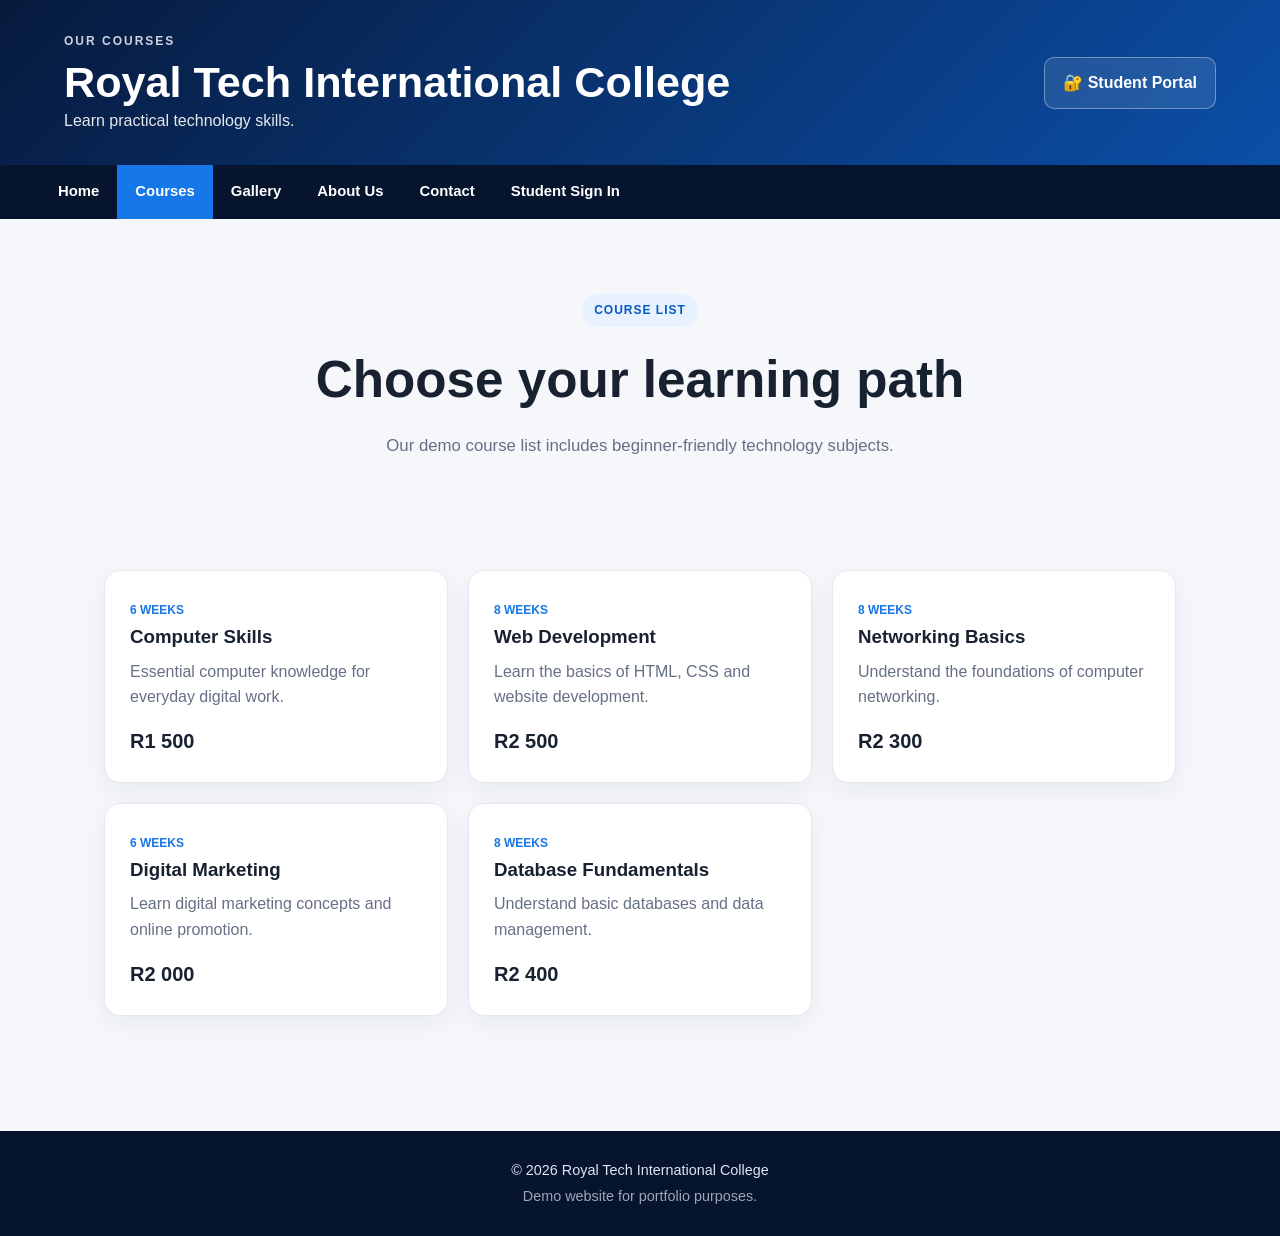
<file: courses.html>
<!DOCTYPE html>
<html lang="en">
<head><meta charset="UTF-8"><meta name="viewport" content="width=device-width, initial-scale=1.0"><title>Courses - Royal Tech International College</title><link rel="stylesheet" href="style.css"></head>
<body>
<header><div class="header-inner"><div><p class="eyebrow">OUR COURSES</p><h1>Royal Tech International College</h1><p>Learn practical technology skills.</p></div><a class="header-login" href="login.html">🔐 Student Portal</a></div></header>
<nav><div class="nav-inner"><a href="index.html">Home</a><a class="active" href="courses.html">Courses</a><a href="gallery.html">Gallery</a><a href="about.html">About Us</a><a href="contact.html">Contact</a><a href="login.html">Student Sign In</a></div></nav>
<main>
<section class="page-hero"><span class="badge">COURSE LIST</span><h2>Choose your learning path</h2><p>Our demo course list includes beginner-friendly technology subjects.</p></section>
<section class="section">
<div class="course-grid">
<article class="course-card"><span>6 WEEKS</span><h3>Computer Skills</h3><p>Essential computer knowledge for everyday digital work.</p><strong>R1 500</strong></article>
<article class="course-card"><span>8 WEEKS</span><h3>Web Development</h3><p>Learn the basics of HTML, CSS and website development.</p><strong>R2 500</strong></article>
<article class="course-card"><span>8 WEEKS</span><h3>Networking Basics</h3><p>Understand the foundations of computer networking.</p><strong>R2 300</strong></article>
<article class="course-card"><span>6 WEEKS</span><h3>Digital Marketing</h3><p>Learn digital marketing concepts and online promotion.</p><strong>R2 000</strong></article>
<article class="course-card"><span>8 WEEKS</span><h3>Database Fundamentals</h3><p>Understand basic databases and data management.</p><strong>R2 400</strong></article>
</div>
</section>
</main>
<footer><p>© 2026 Royal Tech International College</p><p>Demo website for portfolio purposes.</p></footer>
</body>
</html>
</file>
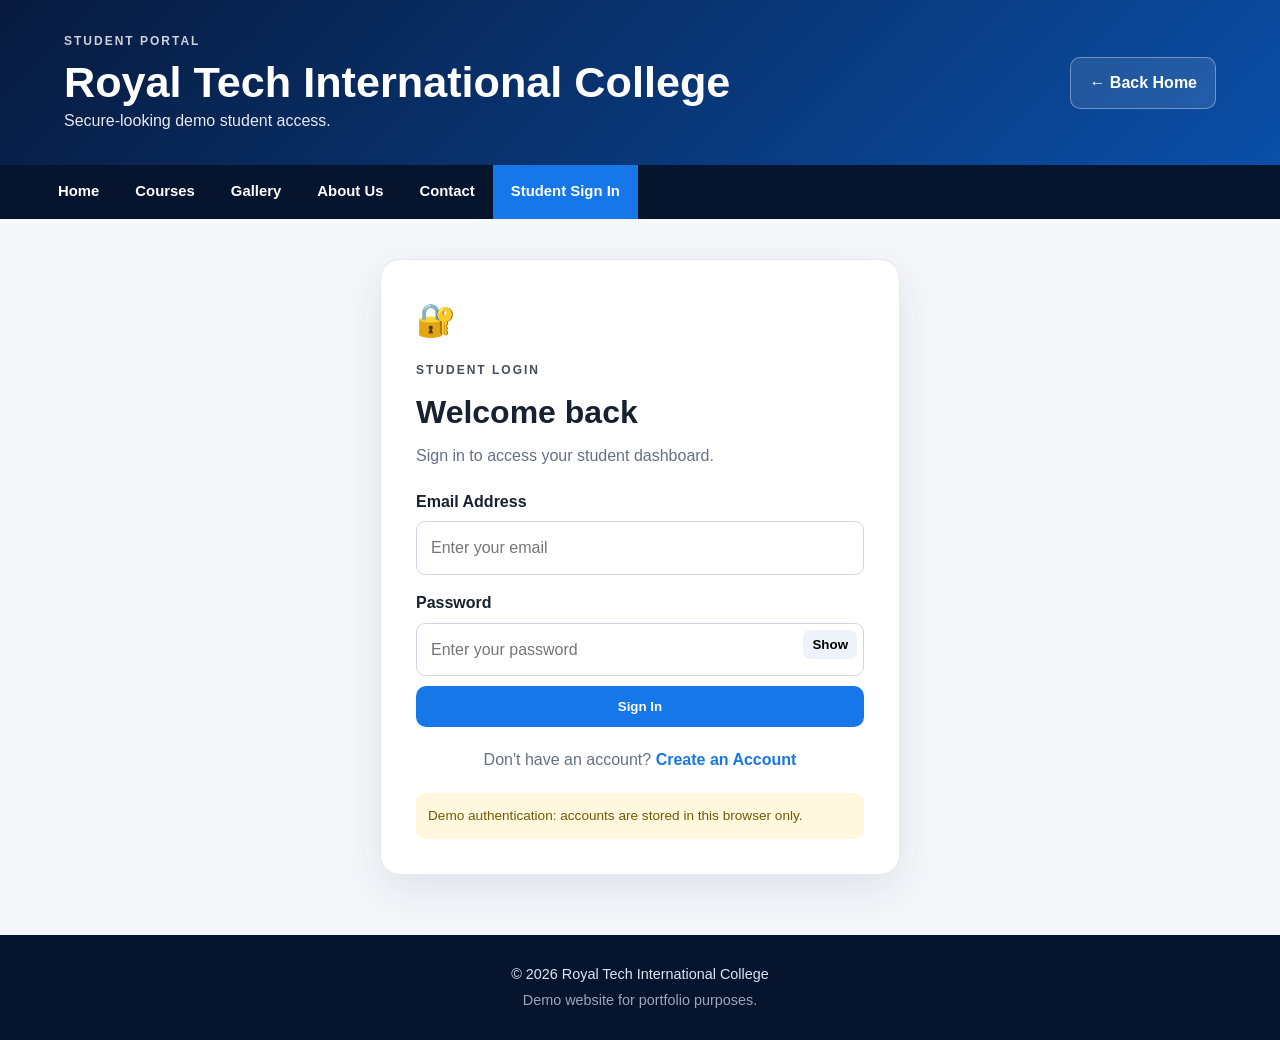
<file: dashboard.html>
<!DOCTYPE html>
<html lang="en">
<head><meta charset="UTF-8"><meta name="viewport" content="width=device-width, initial-scale=1.0"><title>Student Dashboard - Royal Tech International College</title><link rel="stylesheet" href="style.css"></head>
<body>
<header><div class="header-inner"><div><p class="eyebrow">STUDENT PORTAL</p><h1>Royal Tech International College</h1><p>Your personal student dashboard.</p></div><button class="header-login" onclick="logout()">🚪 Logout</button></div></header>
<nav><div class="nav-inner"><a href="index.html">Home</a><a href="courses.html">Courses</a><a href="gallery.html">Gallery</a><a href="about.html">About Us</a><a href="contact.html">Contact</a><a class="active" href="dashboard.html">👤 Dashboard</a><a href="#" onclick="logout();return false;">Logout</a></div></nav>
<main id="studentDashboard">
<section class="dashboard-welcome"><span class="badge">PROTECTED STUDENT AREA</span><h2>👋 Welcome, <span id="studentName"></span>!</h2><p>Your Royal Tech student information is shown below.</p></section>
<div class="dashboard-grid">
<div class="dashboard-card"><div class="icon">👤</div><h3>Student Information</h3><p><strong>Name:</strong> <span id="dashboardName"></span></p><p><strong>Email:</strong> <span id="dashboardEmail"></span></p></div>
<div class="dashboard-card"><div class="icon">📚</div><h3>Enrolled Course</h3><p><strong>Course:</strong> <span id="dashboardCourse"></span></p><p><strong>Status:</strong> <span class="status">Active Student</span></p></div>
<div class="dashboard-card"><div class="icon">📅</div><h3>Academic Information</h3><p><strong>Academic Year:</strong> 2026</p><p><strong>Campus:</strong> Johannesburg</p></div>
<div class="dashboard-card"><div class="icon">📖</div><h3>Student Resources</h3><p>Access your course information and learning resources.</p><button class="btn" onclick="showResources()">View Resources</button></div>
</div>
<div id="resourceMessage" class="resource-message"></div>
<div class="dashboard-actions"><button class="btn btn-danger" onclick="logout()">🚪 Logout</button></div>
</main>
<footer><p>© 2026 Royal Tech International College</p><p>Demo website for portfolio purposes.</p></footer><script src="script.js"></script>
</body>
</html>
</file>
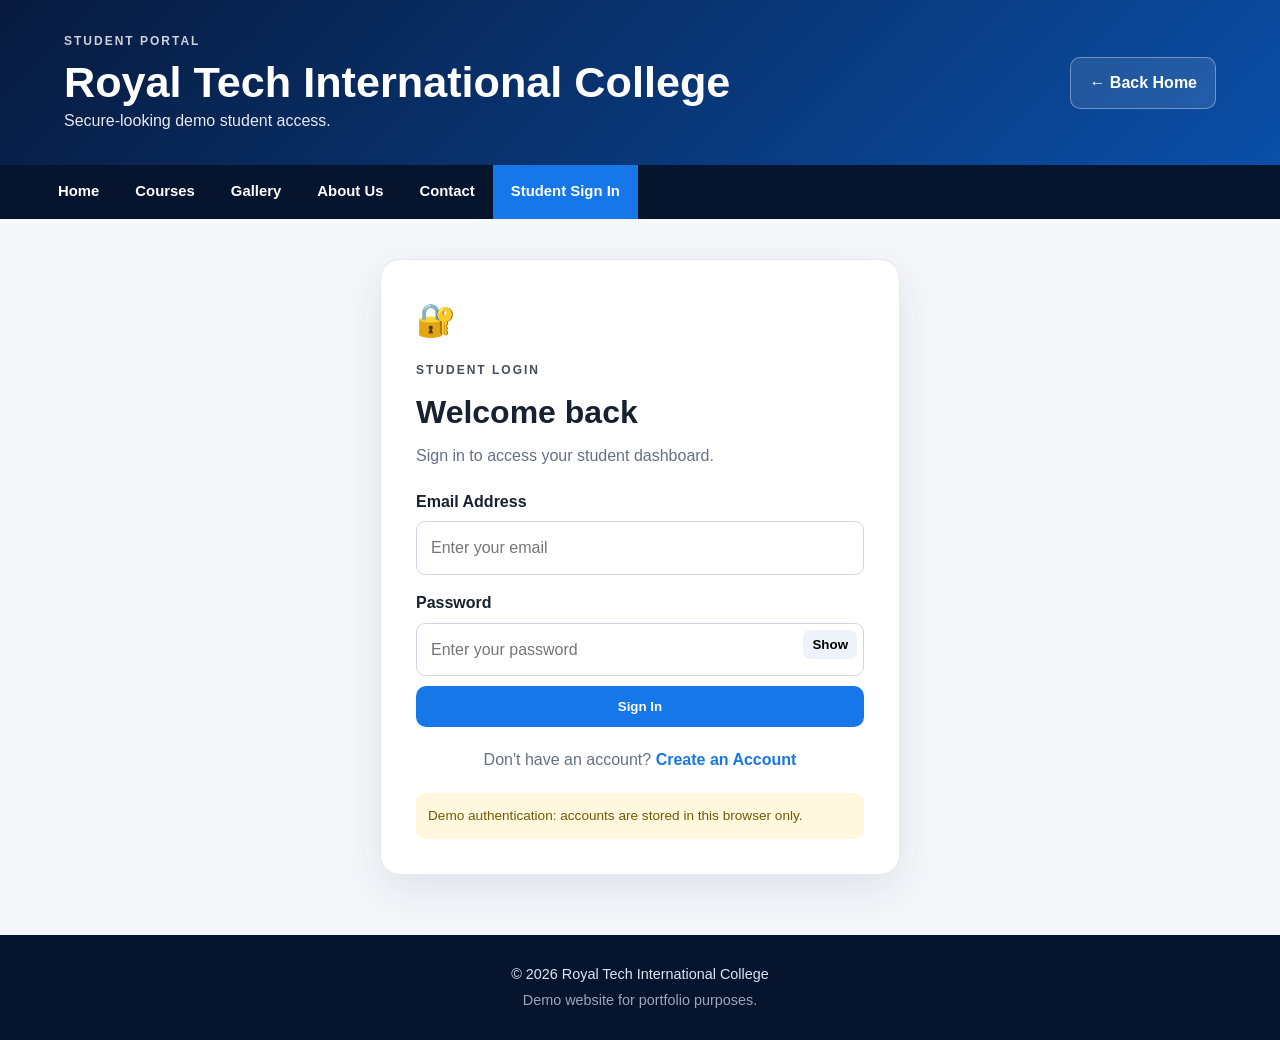
<file: login.html>
<!DOCTYPE html>
<html lang="en">
<head><meta charset="UTF-8"><meta name="viewport" content="width=device-width, initial-scale=1.0"><title>Student Sign In - Royal Tech International College</title><link rel="stylesheet" href="style.css"></head>
<body>
<header><div class="header-inner"><div><p class="eyebrow">STUDENT PORTAL</p><h1>Royal Tech International College</h1><p>Secure-looking demo student access.</p></div><a class="header-login" href="index.html">← Back Home</a></div></header>
<nav><div class="nav-inner"><a href="index.html">Home</a><a href="courses.html">Courses</a><a href="gallery.html">Gallery</a><a href="about.html">About Us</a><a href="contact.html">Contact</a><a class="active" href="login.html">Student Sign In</a></div></nav>
<main class="auth-container"><div class="auth-box"><div class="auth-icon">🔐</div><span class="eyebrow">STUDENT LOGIN</span><h2>Welcome back</h2><p>Sign in to access your student dashboard.</p>
<form id="loginForm"><label for="loginEmail">Email Address</label><input type="email" id="loginEmail" placeholder="Enter your email" required><label for="loginPassword">Password</label><div class="password-wrap"><input type="password" id="loginPassword" placeholder="Enter your password" required><button type="button" class="show-password" onclick="togglePassword('loginPassword', this)">Show</button></div><button class="btn full" type="submit">Sign In</button></form><p id="loginMessage" class="message"></p><p class="auth-link">Don't have an account? <a href="signup.html">Create an Account</a></p><div class="demo-note">Demo authentication: accounts are stored in this browser only.</div></div></main>
<footer><p>© 2026 Royal Tech International College</p><p>Demo website for portfolio purposes.</p></footer><script src="script.js"></script>
</body>
</html>
</file>
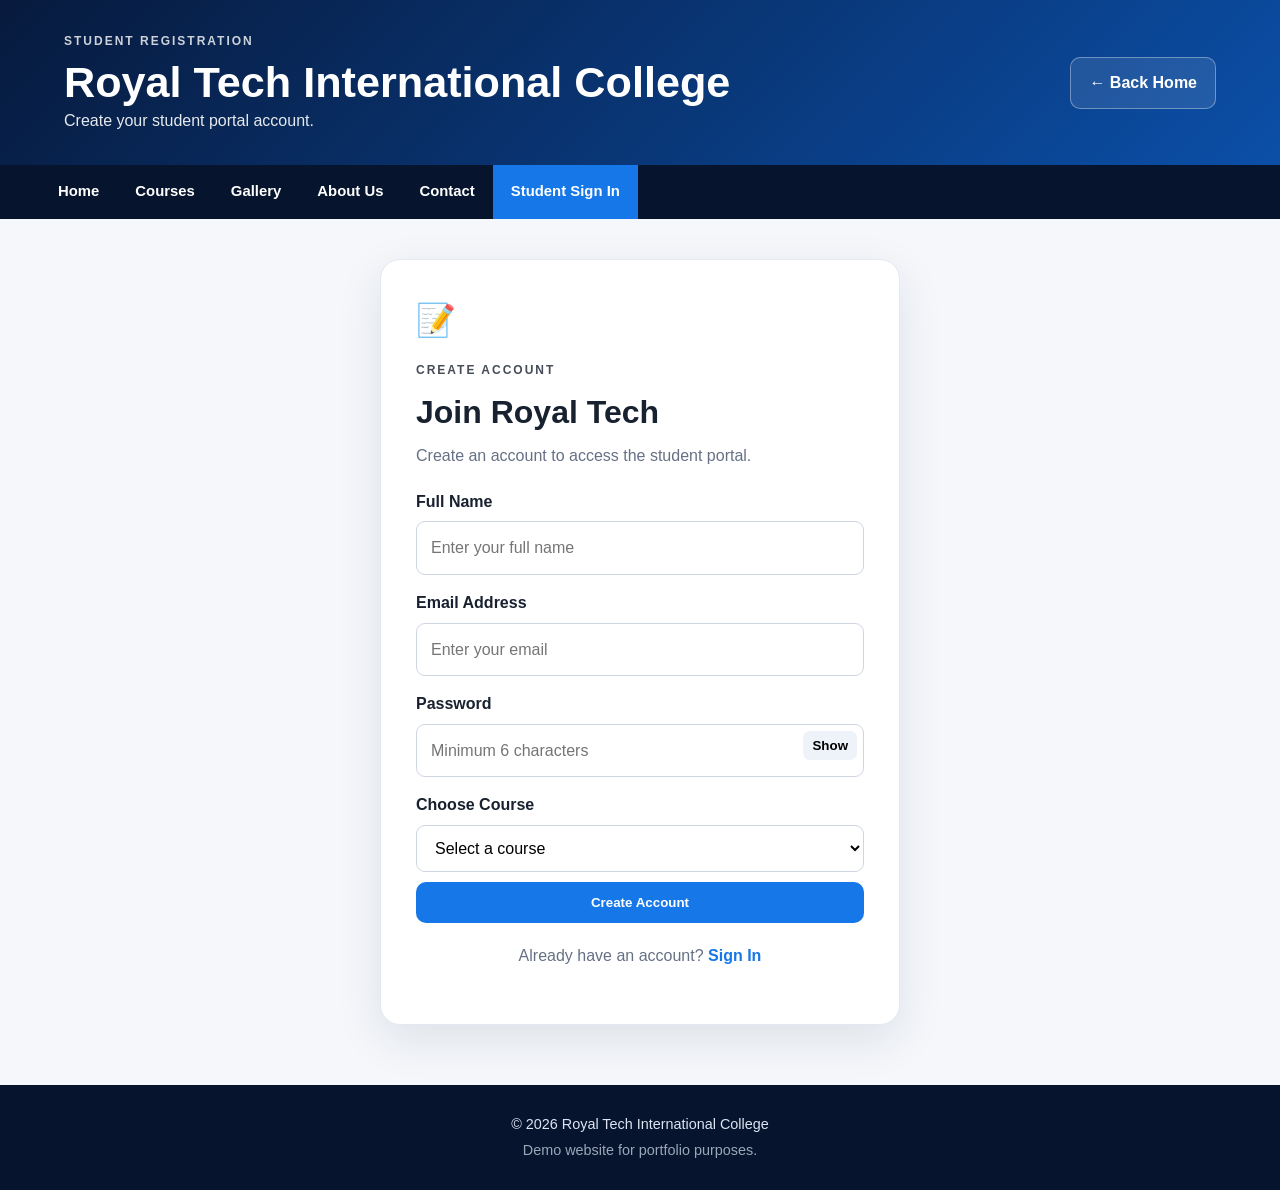
<file: signup.html>
<!DOCTYPE html>
<html lang="en">
<head><meta charset="UTF-8"><meta name="viewport" content="width=device-width, initial-scale=1.0"><title>Create Account - Royal Tech International College</title><link rel="stylesheet" href="style.css"></head>
<body>
<header><div class="header-inner"><div><p class="eyebrow">STUDENT REGISTRATION</p><h1>Royal Tech International College</h1><p>Create your student portal account.</p></div><a class="header-login" href="index.html">← Back Home</a></div></header>
<nav><div class="nav-inner"><a href="index.html">Home</a><a href="courses.html">Courses</a><a href="gallery.html">Gallery</a><a href="about.html">About Us</a><a href="contact.html">Contact</a><a class="active" href="login.html">Student Sign In</a></div></nav>
<main class="auth-container"><div class="auth-box"><div class="auth-icon">📝</div><span class="eyebrow">CREATE ACCOUNT</span><h2>Join Royal Tech</h2><p>Create an account to access the student portal.</p>
<form id="signupForm"><label for="signupName">Full Name</label><input type="text" id="signupName" placeholder="Enter your full name" required><label for="signupEmail">Email Address</label><input type="email" id="signupEmail" placeholder="Enter your email" required><label for="signupPassword">Password</label><div class="password-wrap"><input type="password" id="signupPassword" minlength="6" placeholder="Minimum 6 characters" required><button type="button" class="show-password" onclick="togglePassword('signupPassword', this)">Show</button></div><label for="signupCourse">Choose Course</label><select id="signupCourse" required><option value="">Select a course</option><option>Computer Skills</option><option>Web Development</option><option>Networking Basics</option><option>Digital Marketing</option><option>Database Fundamentals</option></select><button class="btn full" type="submit">Create Account</button></form><p id="signupMessage" class="message"></p><p class="auth-link">Already have an account? <a href="login.html">Sign In</a></p></div></main>
<footer><p>© 2026 Royal Tech International College</p><p>Demo website for portfolio purposes.</p></footer><script src="script.js"></script>
</body>
</html>
</file>
<file: style.css>
*{box-sizing:border-box;margin:0;padding:0}html{scroll-behavior:smooth}body{font-family:Arial,Helvetica,sans-serif;background:#f5f7fb;color:#18212f;line-height:1.6}a{text-decoration:none;color:inherit}header{background:linear-gradient(135deg,#071a3d,#0b4fa8);color:white;padding:32px 5%}.header-inner{max-width:1200px;margin:auto;display:flex;justify-content:space-between;align-items:center;gap:25px}.eyebrow{font-size:.75rem;letter-spacing:2px;font-weight:700;opacity:.8;margin-bottom:7px}header h1{font-size:clamp(1.7rem,4vw,2.7rem);line-height:1.15}header p:not(.eyebrow){opacity:.9}.header-login{border:1px solid rgba(255,255,255,.35);background:rgba(255,255,255,.1);color:#fff;padding:12px 18px;border-radius:10px;font-weight:700;cursor:pointer}nav{background:#06142d;position:sticky;top:0;z-index:20}.nav-inner{max-width:1200px;margin:auto;display:flex;flex-wrap:wrap}.nav-inner a{color:#fff;padding:15px 18px;font-weight:700;font-size:.93rem}.nav-inner a:hover,.nav-inner a.active{background:#1677e8}main{max-width:1200px;margin:auto;padding:40px 5%}.hero{display:grid;grid-template-columns:1.05fr .95fr;gap:35px;align-items:center;padding:25px 0 55px}.hero h2{font-size:clamp(2.3rem,5vw,4.4rem);line-height:1.05;margin:12px 0 20px}.hero h2 span{color:#1677e8}.hero p{font-size:1.08rem;max-width:650px;color:#5d6776}.hero img,.split img{width:100%;border-radius:22px;box-shadow:0 18px 45px rgba(6,20,45,.12)}.badge{display:inline-block;background:#e7f1ff;color:#075bbd;border-radius:30px;padding:7px 12px;font-size:.75rem;font-weight:800;letter-spacing:1px}.hero-buttons{display:flex;gap:12px;flex-wrap:wrap;margin-top:25px}.btn{display:inline-block;border:0;background:#1677e8;color:#fff;padding:13px 20px;border-radius:10px;font-weight:800;cursor:pointer}.btn:hover{transform:translateY(-1px);opacity:.92}.btn-outline{background:transparent;color:#1677e8;border:2px solid #1677e8}.btn-danger{background:#d63b3b}.full{width:100%;margin-top:10px}.section{padding:55px 0}.section-heading{display:flex;justify-content:space-between;align-items:end;gap:20px;margin-bottom:22px}.section-heading a{color:#1677e8;font-weight:700}.section h2,.page-hero h2{font-size:2rem;margin-top:4px}.cards{display:grid;gap:20px}.three{grid-template-columns:repeat(3,1fr)}.card,.course-card,.dashboard-card{background:#fff;border:1px solid #e4e9f1;border-radius:16px;padding:25px;box-shadow:0 8px 25px rgba(20,35,60,.06)}.icon,.auth-icon{font-size:2rem;margin-bottom:10px}.card h3,.course-card h3,.dashboard-card h3{margin-bottom:7px}.card p,.course-card p,.dashboard-card p{color:#667085}.course-card span{font-size:.75rem;font-weight:800;color:#1677e8}.course-card strong{display:block;font-size:1.25rem;margin-top:15px}.course-card.featured{border:2px solid #1677e8}.cta{margin:35px 0;padding:35px;border-radius:20px;background:linear-gradient(135deg,#071a3d,#0b4fa8);color:#fff;display:flex;justify-content:space-between;align-items:center;gap:20px}.cta .btn{background:#fff;color:#075bbd}.page-hero{text-align:center;padding:35px 0 55px;max-width:800px;margin:auto}.page-hero h2{font-size:clamp(2rem,4vw,3.2rem);margin:12px 0}.page-hero p{color:#667085;font-size:1.05rem}.split{display:grid;grid-template-columns:1fr 1fr;gap:45px;align-items:center}.split p{margin:14px 0;color:#667085}.course-grid{display:grid;grid-template-columns:repeat(3,1fr);gap:20px}.gallery-grid{display:grid;grid-template-columns:repeat(2,1fr);gap:22px}.gallery-grid figure{background:#fff;border-radius:16px;overflow:hidden;box-shadow:0 8px 25px rgba(20,35,60,.07)}.gallery-grid img{width:100%;display:block}.gallery-grid figcaption{padding:15px;font-weight:700}.contact-grid{display:grid;grid-template-columns:1fr 1fr;gap:25px}.contact-grid img{width:100%;margin-top:15px;border-radius:12px}.auth-container{min-height:650px;display:flex;justify-content:center;align-items:center}.auth-box{background:#fff;width:100%;max-width:520px;padding:35px;border-radius:20px;border:1px solid #e4e9f1;box-shadow:0 15px 45px rgba(20,35,60,.1)}.auth-box h2{font-size:2rem;margin:5px 0}.auth-box>p{color:#667085;margin-bottom:20px}.auth-box label{display:block;font-weight:700;margin:15px 0 7px}.auth-box input,.auth-box select,.auth-box textarea{width:100%;padding:13px 14px;border:1px solid #cfd6e2;border-radius:9px;font:inherit;background:#fff}.password-wrap{position:relative}.password-wrap input{padding-right:70px}.show-password{position:absolute;right:7px;top:7px;border:0;background:#eef3f9;border-radius:7px;padding:7px 9px;cursor:pointer;font-weight:700}.auth-link{text-align:center;margin-top:18px!important}.auth-link a{color:#1677e8;font-weight:700}.demo-note{margin-top:20px;padding:12px;border-radius:9px;background:#fff8df;color:#715b00;font-size:.85rem}.message{margin-top:12px;font-weight:700}.success{color:#168044}.error{color:#c53030}.dashboard-welcome{background:#fff;border:1px solid #e4e9f1;border-radius:20px;padding:30px;margin-bottom:25px}.dashboard-welcome h2{font-size:2.1rem;margin:10px 0}.dashboard-grid{display:grid;grid-template-columns:repeat(2,1fr);gap:20px}.status{display:inline-block;background:#e4f7ec;color:#168044;border-radius:20px;padding:3px 9px;font-size:.85rem;font-weight:700}.dashboard-actions{text-align:center;margin:30px}.resource-message{display:none;margin-top:20px;background:#fff;border:1px solid #dbe4ef;border-radius:15px;padding:20px}.resource-message.visible{display:block}.resource-message li{margin-left:20px}.resource-message h3{margin-bottom:8px}footer{background:#06142d;color:#dce5f3;text-align:center;padding:28px 5%;margin-top:20px;font-size:.9rem}footer p+p{opacity:.7;margin-top:3px}@media(max-width:850px){.header-inner{align-items:flex-start;flex-direction:column}.hero,.split,.contact-grid{grid-template-columns:1fr}.three,.course-grid{grid-template-columns:1fr 1fr}.gallery-grid,.dashboard-grid{grid-template-columns:1fr}.hero{padding-top:10px}.nav-inner a{flex:1 1 auto;text-align:center;padding:12px 8px;font-size:.82rem}.cta{flex-direction:column;align-items:flex-start}}@media(max-width:560px){main{padding:25px 4%}.three,.course-grid{grid-template-columns:1fr}.auth-box{padding:25px 20px}.hero h2{font-size:2.35rem}.section-heading{align-items:flex-start;flex-direction:column}.header-login{width:100%;text-align:center}.nav-inner a{flex-basis:50%}}
</file>
